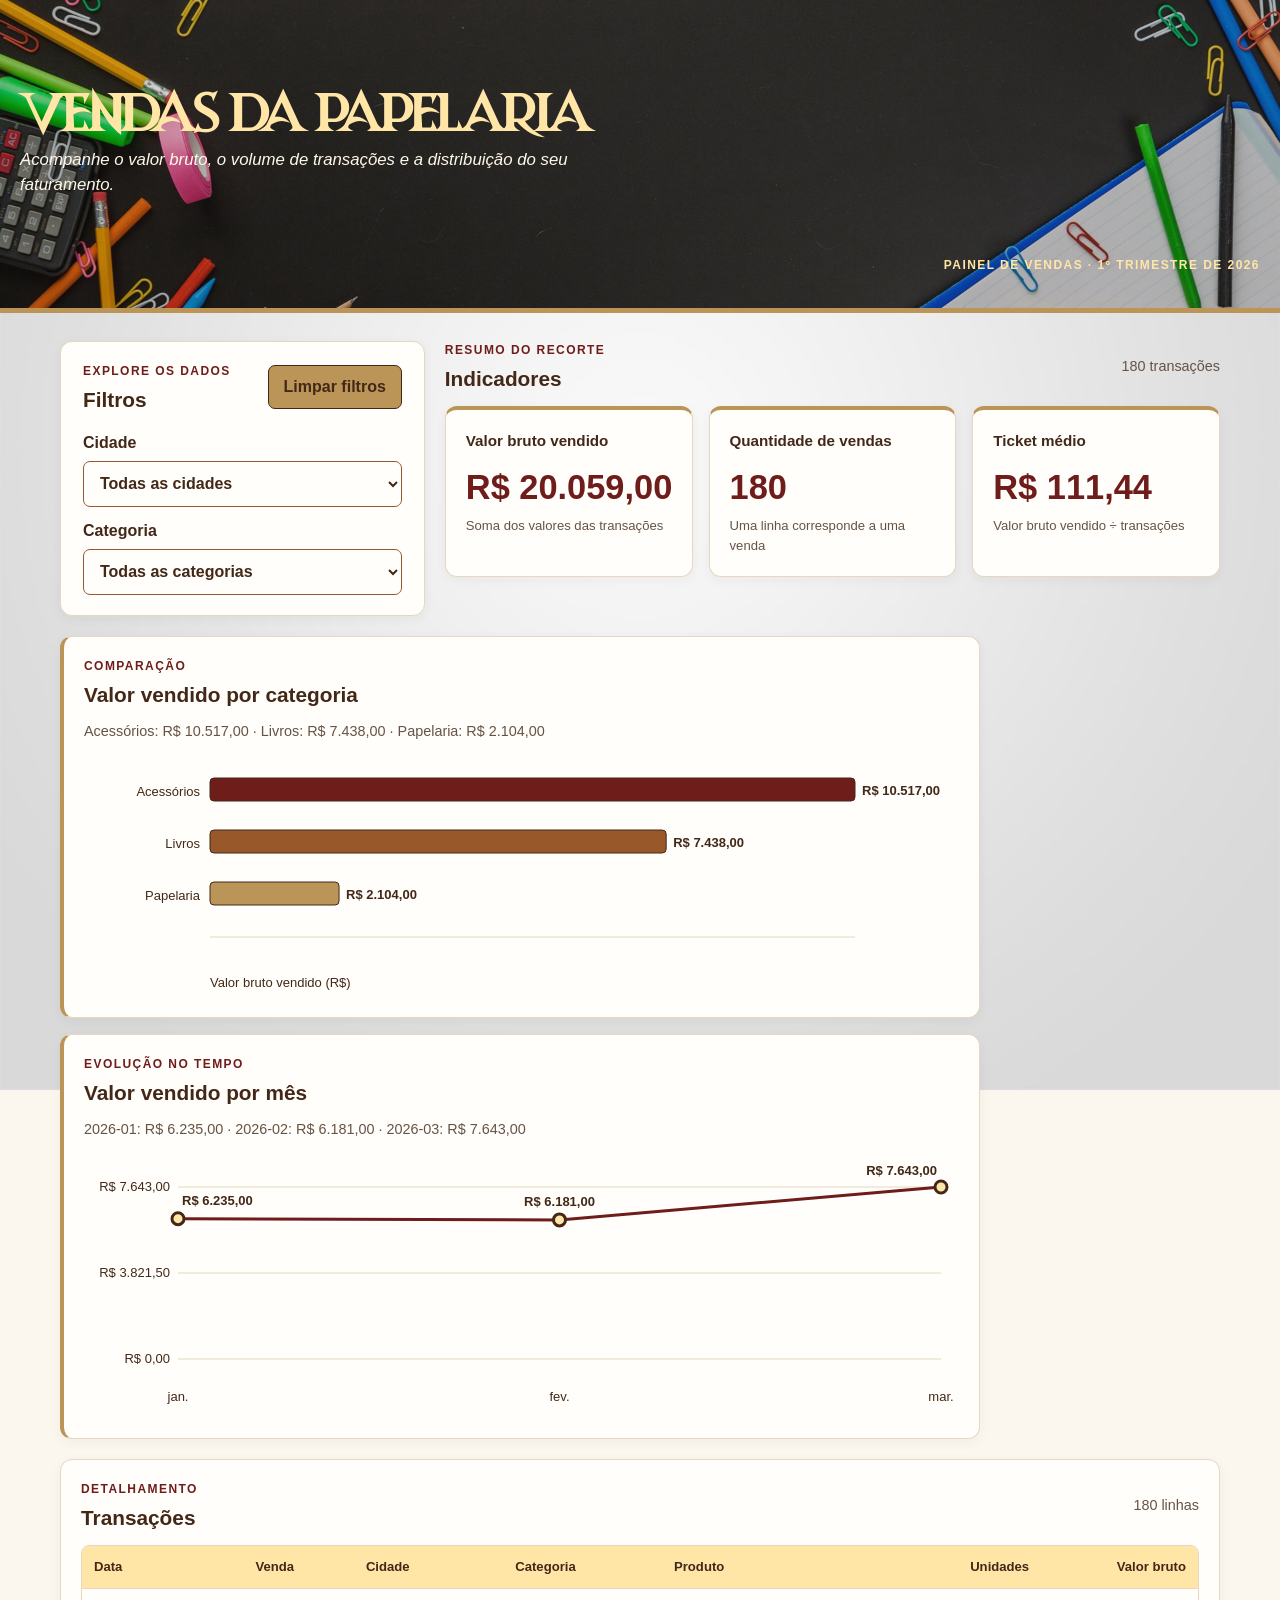
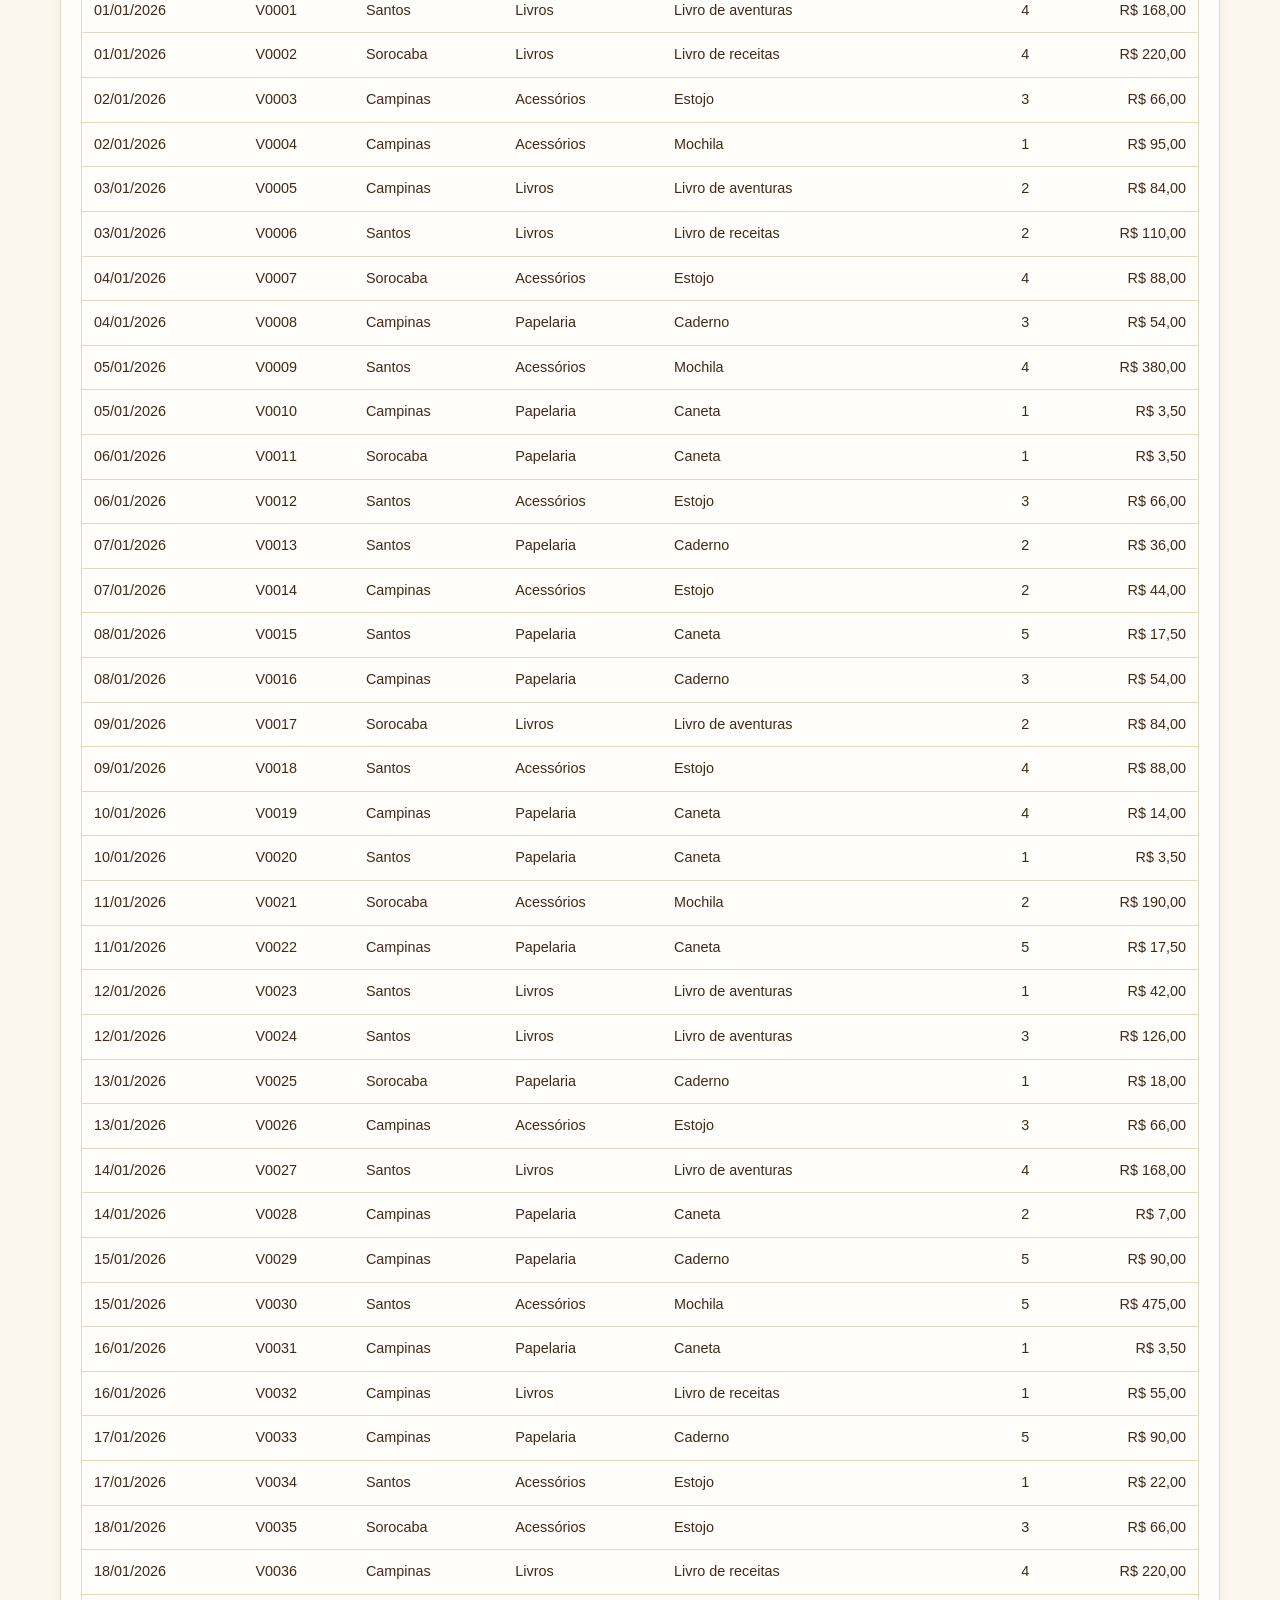
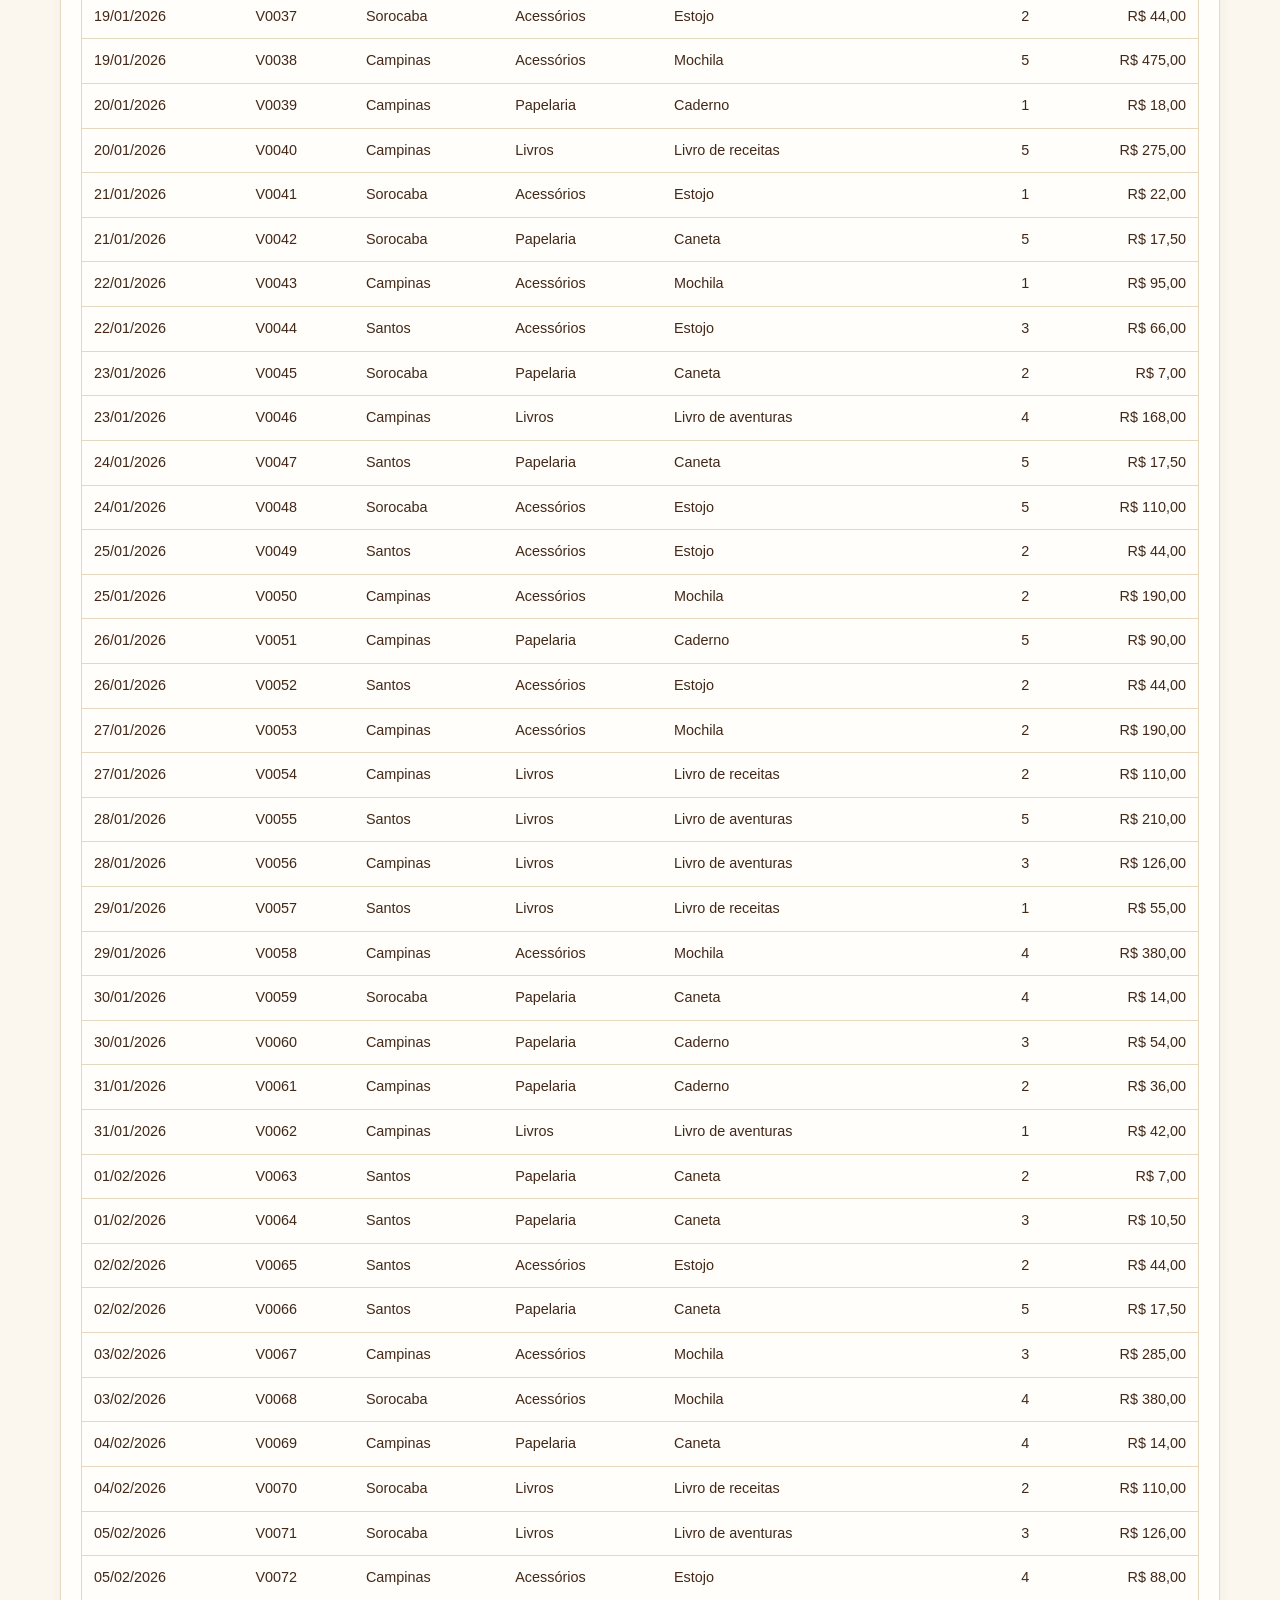
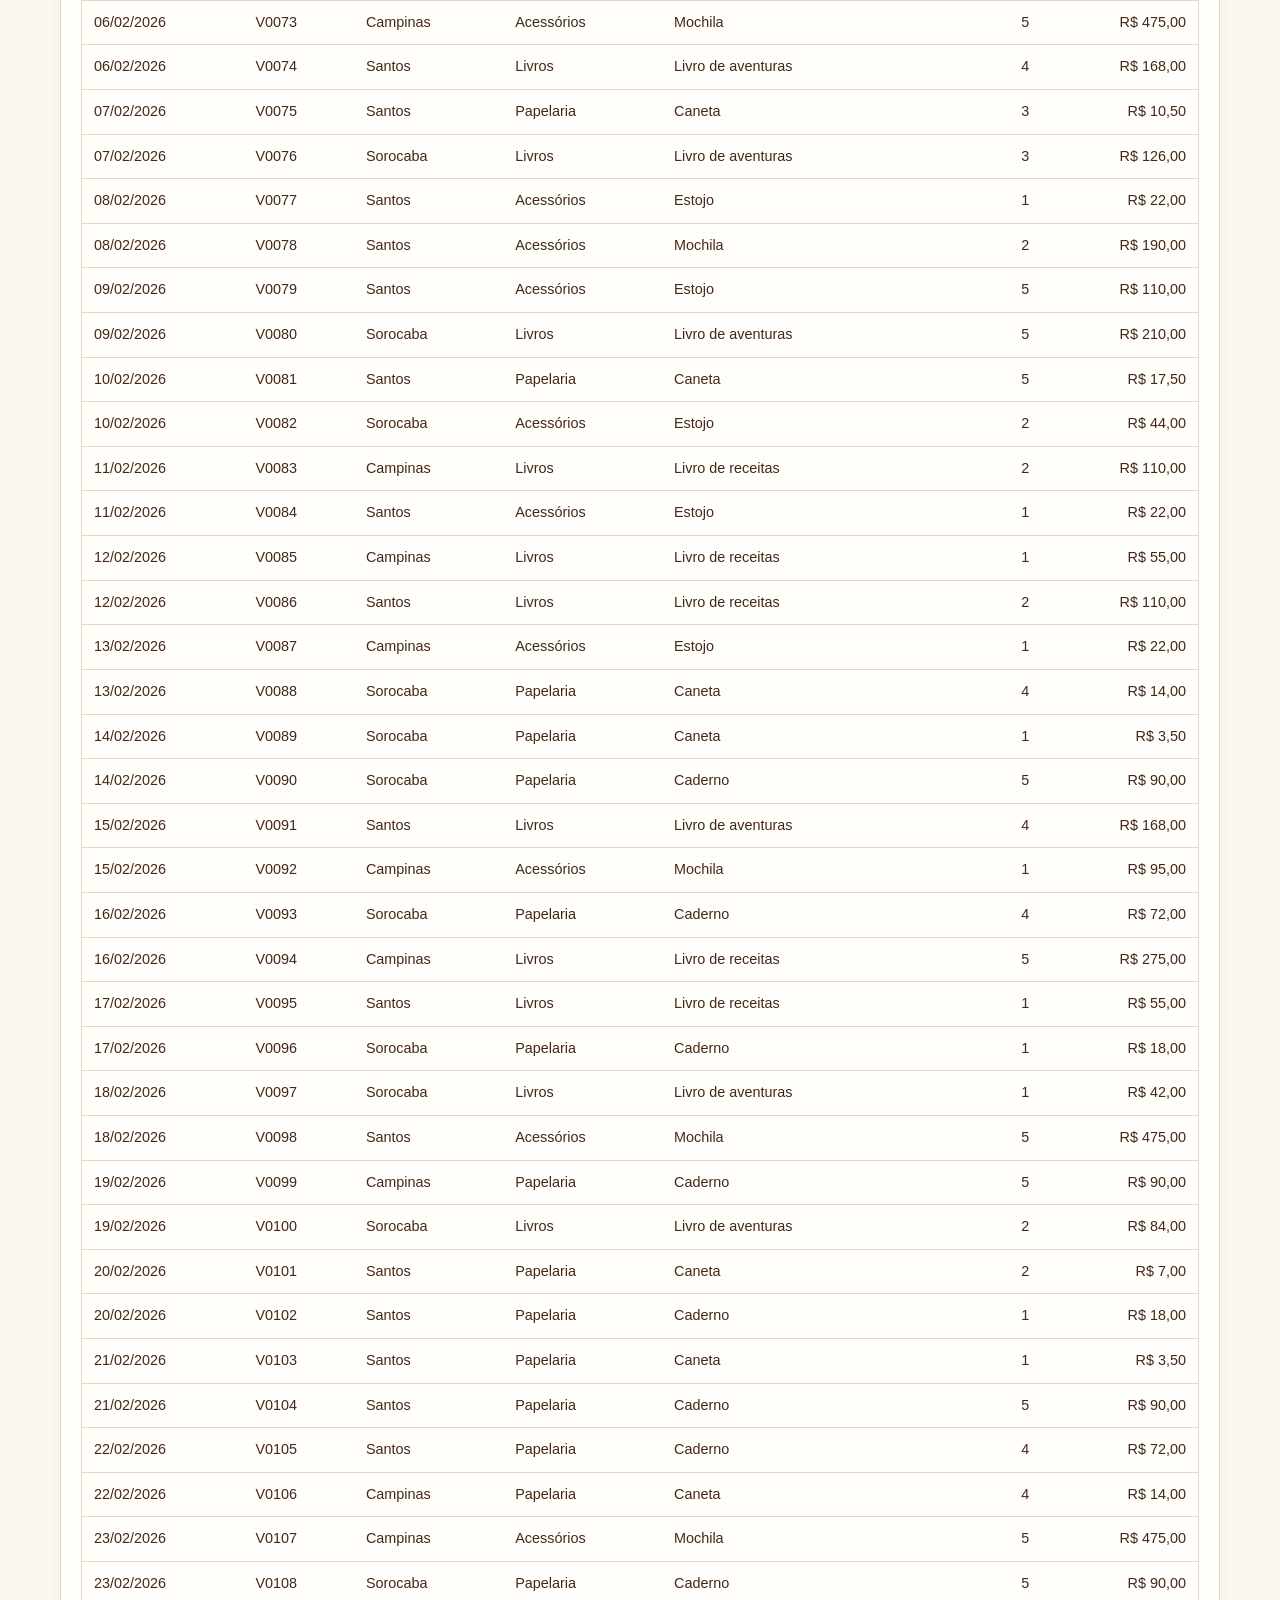
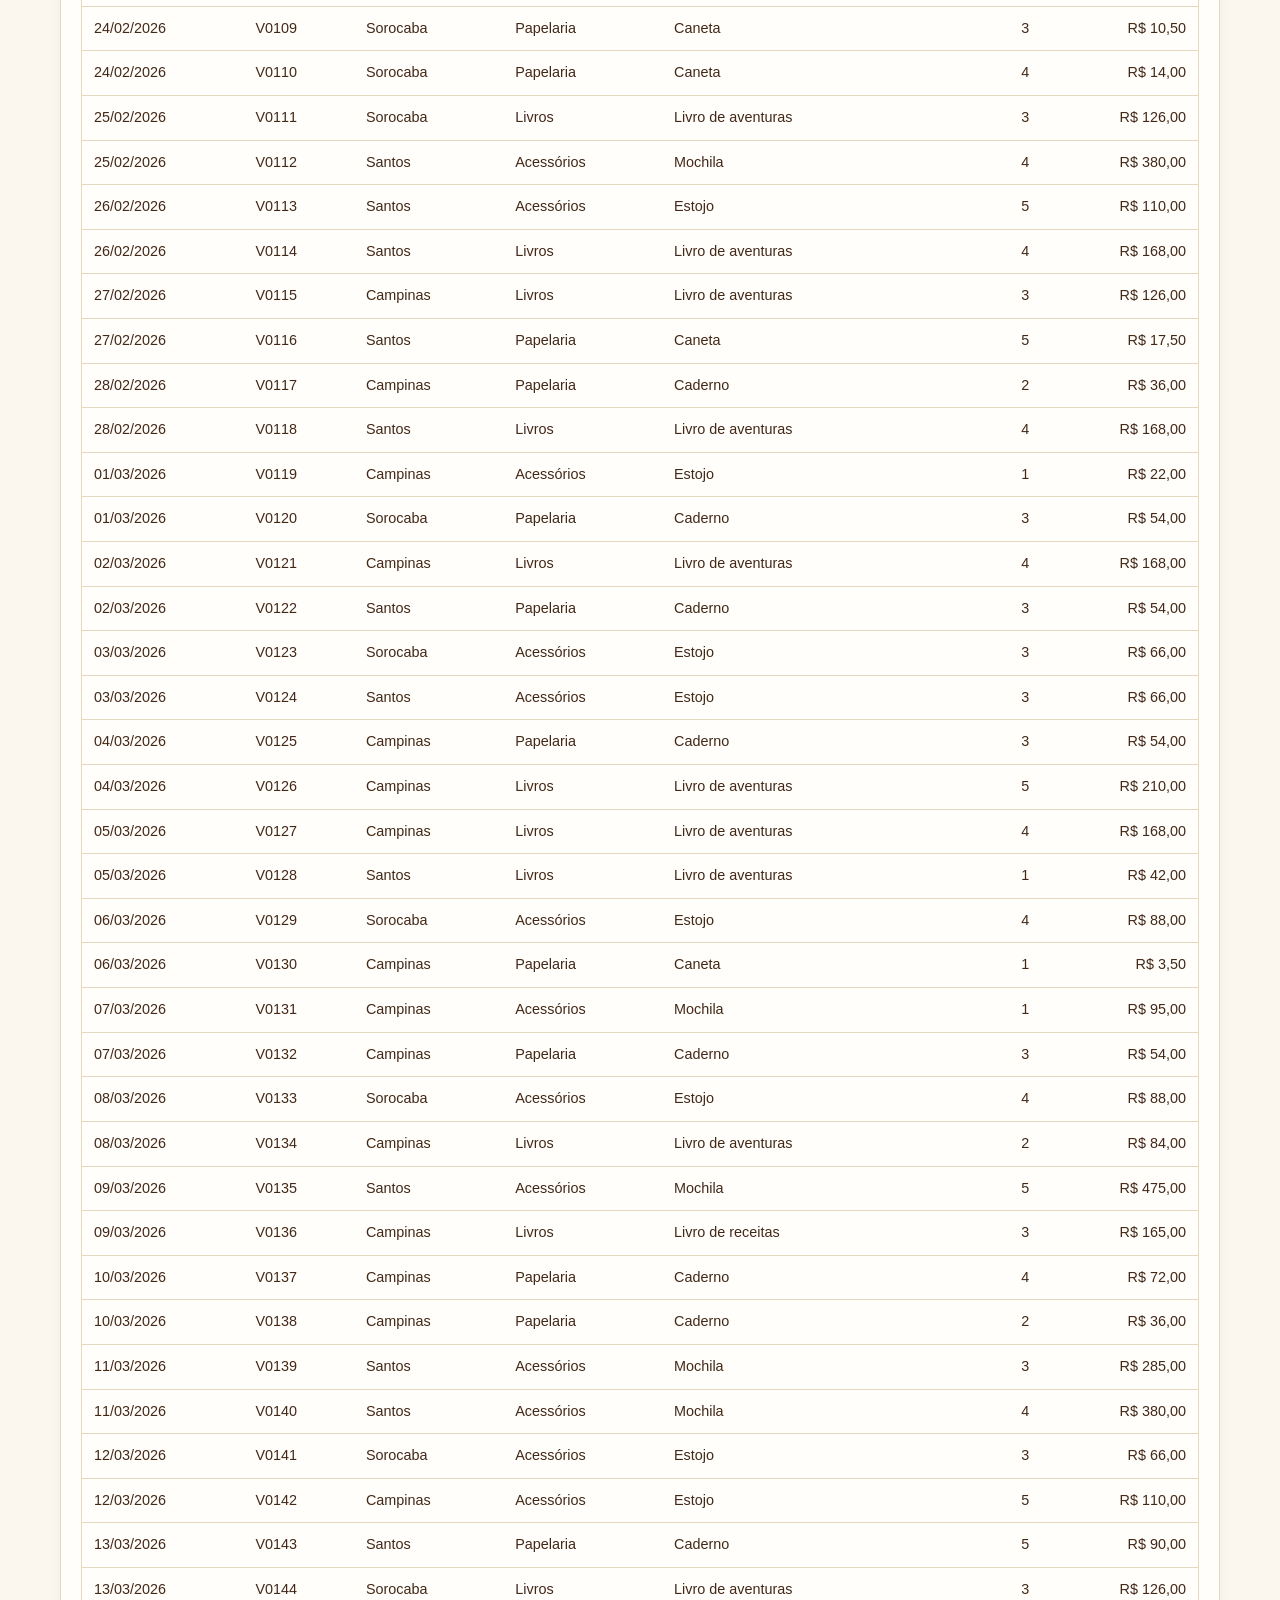
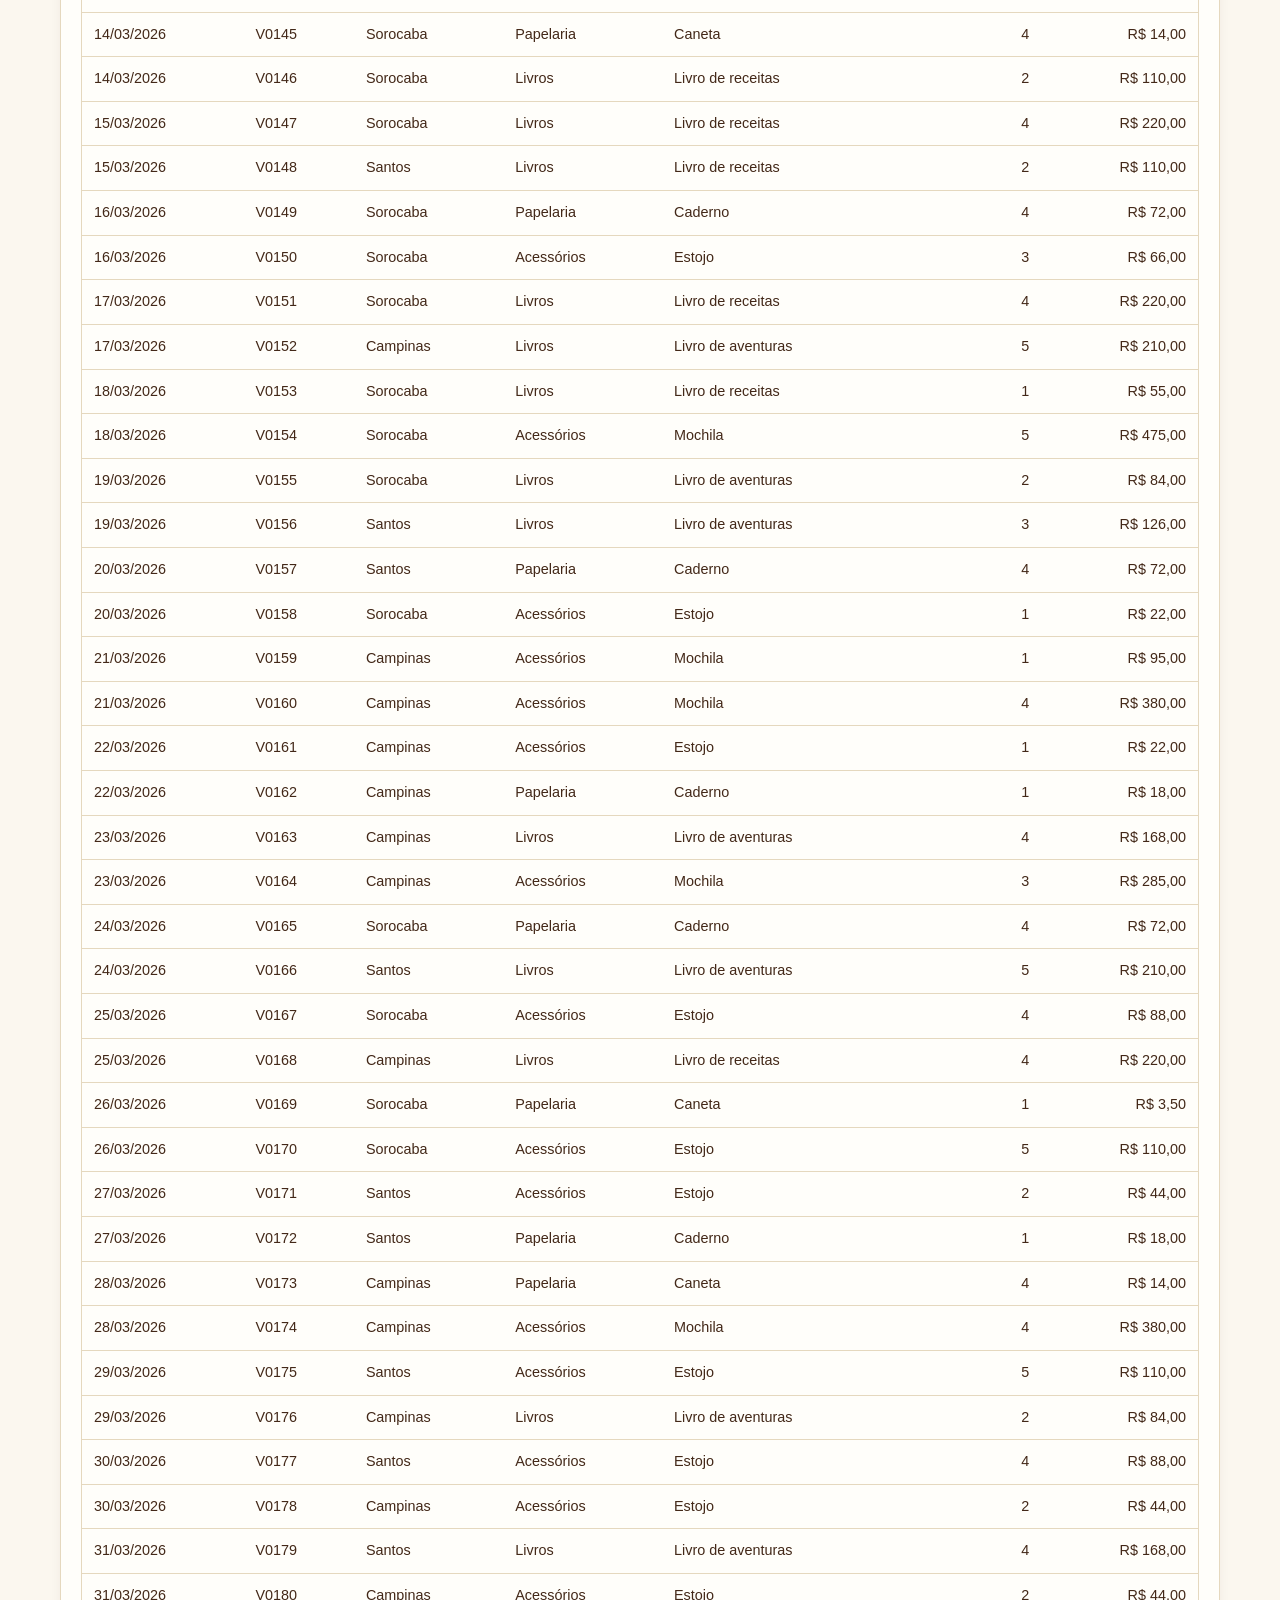
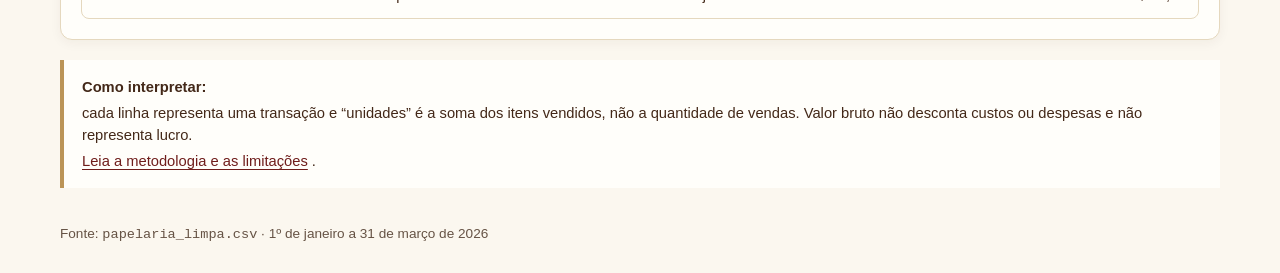
<file: projeto-dashboard/site/index.html>
<!doctype html>
<html lang="pt-BR">
  <head>
    <meta charset="utf-8">
    <meta name="viewport" content="width=device-width, initial-scale=1">
    <meta name="description" content="Painel interativo de vendas da papelaria entre janeiro e março de 2026.">
    <title>Vendas da papelaria | Dashboard</title>
    <link rel="stylesheet" href="estilos.css">
    <script src="dashboard.js" defer></script>
  </head>
  <body>
    <a class="pular-conteudo" href="#conteudo">Pular para o conteúdo</a>
    <header class="topo">
      <div class="topo__interno">
        <div class="topo__texto">
          <h1>Vendas da papelaria</h1>
          <p class="introducao">Acompanhe o valor bruto, o volume de transações e a distribuição do seu faturamento.</p>
        </div>
        <div class="topo__imagem" aria-hidden="true"></div>
        <p class="sobrelinha topo__rotulo">PAINEL DE VENDAS · 1º TRIMESTRE DE 2026</p>
      </div>
    </header>

    <main id="conteudo" class="conteudo">
      <section class="filtros" aria-labelledby="titulo-filtros">
        <div class="secao-cabecalho">
          <div>
            <p class="sobrelinha sobrelinha--escura">EXPLORE OS DADOS</p>
            <h2 id="titulo-filtros">Filtros</h2>
          </div>
          <button id="limpar-filtros" class="botao-secundario" type="button">Limpar filtros</button>
        </div>
        <div class="filtros__campos">
          <label for="filtro-cidade">Cidade
            <select id="filtro-cidade">
              <option value="">Todas as cidades</option>
            </select>
          </label>
          <label for="filtro-categoria">Categoria
            <select id="filtro-categoria">
              <option value="">Todas as categorias</option>
            </select>
          </label>
        </div>
      </section>

      <section aria-labelledby="titulo-indicadores">
        <div class="secao-cabecalho secao-cabecalho--compacto">
          <div>
            <p class="sobrelinha sobrelinha--escura">RESUMO DO RECORTE</p>
            <h2 id="titulo-indicadores">Indicadores</h2>
          </div>
          <p id="contagem-registros" class="texto-auxiliar" aria-live="polite"></p>
        </div>
        <div class="indicadores">
          <article class="cartao-indicador">
            <h3>Valor bruto vendido</h3>
            <p id="indicador-total" class="indicador-valor">—</p>
            <p class="indicador-nota">Soma dos valores das transações</p>
          </article>
          <article class="cartao-indicador">
            <h3>Quantidade de vendas</h3>
            <p id="indicador-vendas" class="indicador-valor">—</p>
            <p class="indicador-nota">Uma linha corresponde a uma venda</p>
          </article>
          <article class="cartao-indicador">
            <h3>Ticket médio</h3>
            <p id="indicador-ticket" class="indicador-valor">—</p>
            <p class="indicador-nota">Valor bruto vendido ÷ transações</p>
          </article>
        </div>
      </section>

      <section class="graficos" aria-label="Gráficos das vendas">
        <article class="cartao-grafico">
          <div class="cartao-grafico__titulo">
            <div>
              <p class="sobrelinha sobrelinha--escura">COMPARAÇÃO</p>
              <h2>Valor vendido por categoria</h2>
            </div>
          </div>
          <p id="descricao-categorias" class="texto-auxiliar">Soma do valor bruto vendido em cada categoria.</p>
          <div id="grafico-categorias" class="grafico" role="img" aria-labelledby="titulo-categorias-a11y descricao-categorias">
            <span id="titulo-categorias-a11y" class="visualmente-oculto">Gráfico de barras: valor vendido por categoria</span>
          </div>
        </article>
        <article class="cartao-grafico">
          <div class="cartao-grafico__titulo">
            <div>
              <p class="sobrelinha sobrelinha--escura">EVOLUÇÃO NO TEMPO</p>
              <h2>Valor vendido por mês</h2>
            </div>
          </div>
          <p id="descricao-mensal" class="texto-auxiliar">Soma do valor bruto vendido em cada mês.</p>
          <div id="grafico-mensal" class="grafico" role="img" aria-labelledby="titulo-mensal-a11y descricao-mensal">
            <span id="titulo-mensal-a11y" class="visualmente-oculto">Gráfico de linha: valor vendido por mês</span>
          </div>
        </article>
      </section>

      <section class="cartao-tabela" aria-labelledby="titulo-tabela">
        <div class="secao-cabecalho secao-cabecalho--compacto">
          <div>
            <p class="sobrelinha sobrelinha--escura">DETALHAMENTO</p>
            <h2 id="titulo-tabela">Transações</h2>
          </div>
          <p id="contagem-tabela" class="texto-auxiliar"></p>
        </div>
        <p id="estado-vazio" class="estado-vazio" role="status" hidden>Nenhuma venda corresponde aos filtros selecionados. Altere ou limpe os filtros.</p>
        <div id="envoltorio-tabela" class="tabela-rolagem">
          <table>
            <caption class="visualmente-oculto">Lista de vendas conforme os filtros selecionados</caption>
            <thead>
              <tr>
                <th scope="col">Data</th>
                <th scope="col">Venda</th>
                <th scope="col">Cidade</th>
                <th scope="col">Categoria</th>
                <th scope="col">Produto</th>
                <th scope="col" class="numero">Unidades</th>
                <th scope="col" class="numero">Valor bruto</th>
              </tr>
            </thead>
            <tbody id="linhas-tabela"></tbody>
          </table>
        </div>
      </section>

      <aside class="nota-metodologica" aria-label="Nota metodológica">
        <strong>Como interpretar:</strong> cada linha representa uma transação e “unidades” é a soma dos itens vendidos, não a quantidade de vendas. Valor bruto não desconta custos ou despesas e não representa lucro.
        <a href="metodologia.html">Leia a metodologia e as limitações</a>.
      </aside>
    </main>

    <footer class="rodape"><p>Fonte: <code>papelaria_limpa.csv</code> · 1º de janeiro a 31 de março de 2026</p></footer>
  </body>
</html>
</file>
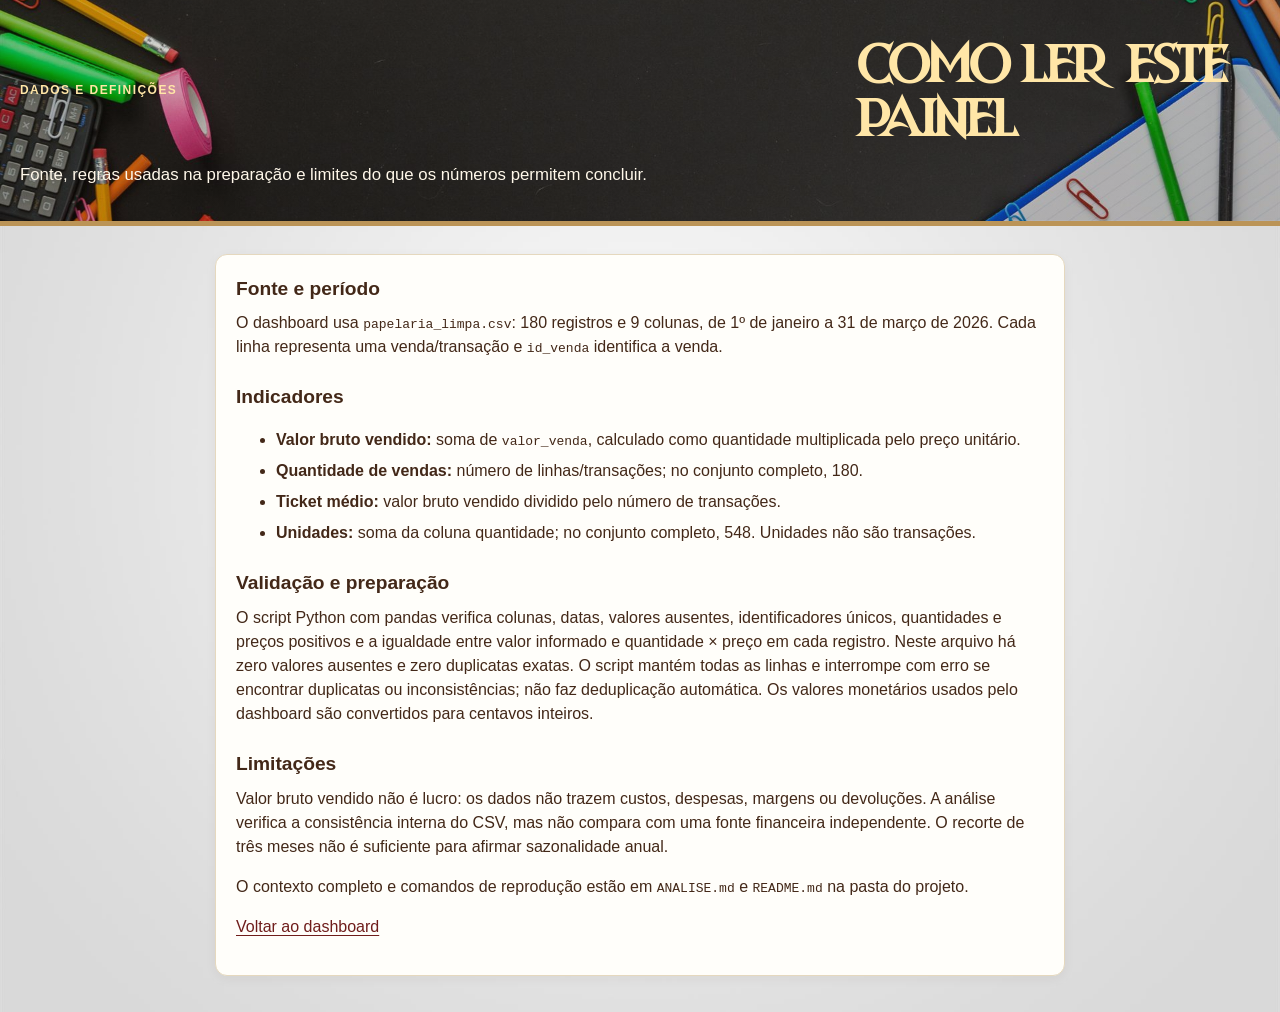
<file: projeto-dashboard/site/metodologia.html>
<!doctype html>
<html lang="pt-BR">
  <head>
    <meta charset="utf-8">
    <meta name="viewport" content="width=device-width, initial-scale=1">
    <meta name="description" content="Definições e limitações do dashboard de vendas da papelaria.">
    <title>Metodologia | Vendas da papelaria</title>
    <link rel="stylesheet" href="estilos.css">
  </head>
  <body>
    <header class="topo">
      <div class="topo__interno">
        <p class="sobrelinha">DADOS E DEFINIÇÕES</p>
        <h1>Como ler este painel</h1>
        <p class="introducao">Fonte, regras usadas na preparação e limites do que os números permitem concluir.</p>
      </div>
    </header>
    <main id="conteudo" class="conteudo">
      <article class="cartao-tabela metodologia">
        <h2>Fonte e período</h2>
        <p>O dashboard usa <code>papelaria_limpa.csv</code>: 180 registros e 9 colunas, de 1º de janeiro a 31 de março de 2026. Cada linha representa uma venda/transação e <code>id_venda</code> identifica a venda.</p>

        <h2>Indicadores</h2>
        <ul>
          <li><strong>Valor bruto vendido:</strong> soma de <code>valor_venda</code>, calculado como quantidade multiplicada pelo preço unitário.</li>
          <li><strong>Quantidade de vendas:</strong> número de linhas/transações; no conjunto completo, 180.</li>
          <li><strong>Ticket médio:</strong> valor bruto vendido dividido pelo número de transações.</li>
          <li><strong>Unidades:</strong> soma da coluna quantidade; no conjunto completo, 548. Unidades não são transações.</li>
        </ul>

        <h2>Validação e preparação</h2>
        <p>O script Python com pandas verifica colunas, datas, valores ausentes, identificadores únicos, quantidades e preços positivos e a igualdade entre valor informado e quantidade × preço em cada registro. Neste arquivo há zero valores ausentes e zero duplicatas exatas. O script mantém todas as linhas e interrompe com erro se encontrar duplicatas ou inconsistências; não faz deduplicação automática. Os valores monetários usados pelo dashboard são convertidos para centavos inteiros.</p>

        <h2>Limitações</h2>
        <p>Valor bruto vendido não é lucro: os dados não trazem custos, despesas, margens ou devoluções. A análise verifica a consistência interna do CSV, mas não compara com uma fonte financeira independente. O recorte de três meses não é suficiente para afirmar sazonalidade anual.</p>
        <p>O contexto completo e comandos de reprodução estão em <code>ANALISE.md</code> e <code>README.md</code> na pasta do projeto.</p>
        <p><a href="index.html">Voltar ao dashboard</a></p>
      </article>
    </main>
  </body>
</html>
</file>
<file: projeto-dashboard/site/estilos.css>
:root {
  color-scheme: light;
  --tinta: #432818;
  --texto-suave: #665345;
  --fundo: #fbf7ef;
  --superficie: #fffefa;
  --borda: #e5d8be;
  --vinho: #6f1d1b;
  --ouro: #bb9457;
  --barro: #99582a;
  --creme: #ffe6a7;
  --foco: #6f1d1b;
  font-family: "Segoe UI", Arial, sans-serif;
}

@font-face {
  font-family: "Strange Dreams";
  src: url("assets/strange-dreams.otf") format("opentype");
  font-style: normal;
  font-weight: 400;
  font-display: swap;
}

* { box-sizing: border-box; }
body { margin: 0; background-color: var(--fundo); background-image: url("assets/background-resto.jpg"); background-position: center; background-repeat: no-repeat; background-size: cover; background-attachment: fixed; color: var(--tinta); line-height: 1.5; }
a { color: var(--vinho); text-underline-offset: 0.18em; }
a:hover { text-decoration-thickness: 2px; }
button, select { font: inherit; }
:focus-visible { outline: 3px solid var(--foco); outline-offset: 3px; }

.pular-conteudo { position: absolute; left: 1rem; top: -5rem; z-index: 2; padding: .65rem 1rem; background: #fff; border-radius: .4rem; }
.pular-conteudo:focus { top: 1rem; }
.topo { color: var(--creme); background-color: var(--tinta); background-image: linear-gradient(rgb(40 28 19 / 18%), rgb(40 28 19 / 18%)), url("assets/header-papelaria.jpg"); background-position: center; background-size: cover; border-bottom: 5px solid var(--ouro); }
.topo__interno, .conteudo, .rodape { width: min(1160px, calc(100% - 40px)); margin-inline: auto; }
.topo__interno { width: calc(100% - 40px); max-width: none; display: grid; grid-template-columns: minmax(0, 1.6fr) minmax(220px, .8fr); grid-template-rows: 1fr auto; align-items: center; column-gap: 32px; row-gap: 10px; padding: 36px 0 34px; }
.topo__texto { grid-column: 1; grid-row: 1; min-width: 0; }
.topo__imagem { position: relative; grid-column: 2; grid-row: 1; width: 100%; min-width: 0; height: clamp(150px, 18vw, 210px); }
.topo__imagem img { display: block; width: 100%; height: 100%; object-fit: cover; }
.sobrelinha { margin: 0 0 7px; color: var(--creme); font-size: .75rem; font-weight: 750; letter-spacing: .12em; }
.topo__rotulo { grid-column: 2; grid-row: 2; justify-self: end; margin: 0; text-align: right; }
.sobrelinha--escura { color: var(--vinho); }
h1, h2, h3, p { margin-top: 0; }
h1 { margin-bottom: 8px; font-family: "Strange Dreams", Arial, sans-serif; font-size: clamp(2rem, 4vw, 3rem); line-height: 1.12; }
.introducao { max-width: 640px; margin: 0; color: #fff8ea; font-size: 1.05rem; }
.topo__texto .introducao { font-style: italic; }
.conteudo {
  display: grid;
  grid-template-columns: minmax(250px, .8fr) minmax(0, 1.7fr);
  gap: 20px;
  padding-block: 28px 36px;
}
.filtros, .cartao-indicador, .cartao-grafico, .cartao-tabela { background: var(--superficie); border: 1px solid var(--borda); border-radius: 12px; box-shadow: 0 3px 12px rgb(67 40 24 / 5%); }
.filtros { grid-column: 1; grid-row: 1; padding: 20px 22px; }
.conteudo > section[aria-labelledby="titulo-indicadores"] { grid-column: 2; grid-row: 1; }
.secao-cabecalho { display: flex; justify-content: space-between; align-items: center; gap: 16px; }
.secao-cabecalho h2, .cartao-grafico h2 { margin: 0; font-size: 1.3rem; line-height: 1.25; }
.secao-cabecalho--compacto { margin-bottom: 14px; }
.botao-secundario { min-height: 44px; padding: 8px 15px; border: 1px solid var(--tinta); border-radius: 7px; background: var(--ouro); color: var(--tinta); font-weight: 700; cursor: pointer; }
.botao-secundario:hover { background: var(--creme); }
.filtros__campos { display: grid; grid-template-columns: 1fr; gap: 12px; max-width: none; margin-top: 18px; }
.filtros label { display: grid; gap: 6px; font-weight: 700; }
.filtros select { width: 100%; min-height: 46px; padding: 8px 38px 8px 12px; border: 1px solid var(--barro); border-radius: 7px; background: var(--superficie); color: var(--tinta); }
.texto-auxiliar, .indicador-nota { margin: 0; color: var(--texto-suave); font-size: .9rem; }
.indicadores { display: grid; grid-template-columns: repeat(3, minmax(0, 1fr)); gap: 16px; }
.cartao-indicador { padding: 20px; border-top: 4px solid var(--ouro); }
.cartao-indicador h3 { margin: 0 0 9px; font-size: .95rem; }
.indicador-valor { margin: 0 0 3px; color: var(--vinho); font-size: clamp(1.55rem, 3vw, 2.15rem); font-weight: 750; font-variant-numeric: tabular-nums; }
.indicador-nota { font-size: .82rem; }
.graficos { grid-column: 1 / -1; display: grid; grid-template-columns: minmax(0, 1fr); gap: 16px; width: min(100%, 920px); margin: 0; }
.cartao-grafico { min-width: 0; padding: 20px; border-left: 4px solid var(--ouro); }
.cartao-grafico__titulo { min-height: 54px; }
.cartao-grafico .texto-auxiliar { margin-top: 10px; }
.grafico { width: 100%; min-height: 246px; margin-top: 8px; }
.grafico svg { display: block; width: 100%; height: auto; overflow: visible; }
.grafico text { font-family: "Segoe UI", Arial, sans-serif; }
.grafico .grade { stroke: var(--borda); stroke-width: 1; }
.grafico .eixo { fill: var(--tinta); font-size: 13px; }
.grafico .barra { fill: var(--vinho); stroke: var(--tinta); stroke-width: 1; }
#grafico-categorias .barra:nth-of-type(2) { fill: var(--barro); }
#grafico-categorias .barra:nth-of-type(3) { fill: var(--ouro); }
.grafico .barra:hover { fill: var(--tinta); }
.grafico .linha { fill: none; stroke: var(--vinho); stroke-width: 3; stroke-linecap: round; stroke-linejoin: round; }
.grafico .ponto { fill: var(--creme); stroke: var(--tinta); stroke-width: 3; }
.grafico .rotulo-valor { fill: var(--tinta); font-size: 13px; font-weight: 700; }
.grafico-vazio { display: grid; min-height: 220px; place-items: center; padding: 18px; color: var(--texto-suave); text-align: center; }
.cartao-tabela { grid-column: 1 / -1; padding: 20px; }
.metodologia { max-width: 850px; margin-inline: auto; }
.metodologia h2 { margin: 24px 0 8px; font-size: 1.2rem; }
.metodologia h2:first-child { margin-top: 0; }
.metodologia p, .metodologia li { color: var(--tinta); }
.metodologia li + li { margin-top: 7px; }
.tabela-rolagem { overflow-x: auto; border: 1px solid var(--borda); border-radius: 8px; }
table { width: 100%; border-collapse: collapse; font-size: .9rem; }
th, td { padding: 11px 12px; border-bottom: 1px solid var(--borda); text-align: left; white-space: nowrap; }
th { background: var(--creme); color: var(--tinta); font-size: .82rem; }
tbody tr:last-child td { border-bottom: 0; }
tbody tr:hover { background: #fff5d8; }
.numero { text-align: right; }
td.numero { font-variant-numeric: tabular-nums; }
.estado-vazio { margin: 12px 0; padding: 16px; border-left: 4px solid var(--vinho); background: #fff5d8; color: var(--tinta); }
.nota-metodologica { grid-column: 1 / -1; display: flex; flex-wrap: wrap; gap: 4px; margin-top: 0; padding: 16px 18px; border-left: 4px solid var(--ouro); background: var(--superficie); color: var(--tinta); font-size: .92rem; }
.nota-metodologica strong { margin-right: 3px; }
.rodape { padding-block: 0 28px; color: var(--texto-suave); font-size: .85rem; }
.rodape p { margin: 0; }
.visualmente-oculto { position: absolute; width: 1px; height: 1px; padding: 0; margin: -1px; overflow: hidden; clip: rect(0, 0, 0, 0); white-space: nowrap; border: 0; }

@media (max-width: 760px) {
  .topo__interno, .conteudo, .rodape { width: min(100% - 28px, 560px); }
  .topo__interno { grid-template-columns: minmax(0, 1fr); grid-template-rows: auto auto auto; gap: 20px; padding-block: 28px; }
  .topo__texto { grid-column: 1; grid-row: 1; }
  .topo__imagem { grid-column: 1; grid-row: 2; height: 130px; }
  .topo__rotulo { grid-column: 1; grid-row: 3; }
  .topo { background-position: center; }
  .conteudo { grid-template-columns: minmax(0, 1fr); gap: 18px; padding-top: 20px; }
  .filtros, .conteudo > section[aria-labelledby="titulo-indicadores"], .graficos, .cartao-tabela, .nota-metodologica { grid-column: 1; grid-row: auto; width: 100%; }
  .filtros { padding: 17px; }
  .indicadores { grid-template-columns: 1fr; gap: 10px; }
  .cartao-indicador { padding: 16px 18px; }
  .indicador-valor { font-size: 1.85rem; }
  .graficos { grid-template-columns: 1fr; gap: 12px; margin: 0; }
  .cartao-grafico, .cartao-tabela { padding: 16px; }
  .cartao-grafico h2 { font-size: 1.18rem; }
  .grafico { min-height: 210px; }
}
@media (max-width: 900px) {
  .conteudo { grid-template-columns: minmax(0, 1fr); }
  .filtros, .conteudo > section[aria-labelledby="titulo-indicadores"], .graficos, .cartao-tabela, .nota-metodologica { grid-column: 1; grid-row: auto; width: 100%; }
}
@media (max-width: 440px) {
  .topo__interno, .conteudo, .rodape { width: calc(100% - 24px); }
  .secao-cabecalho { align-items: flex-start; }
  .secao-cabecalho--compacto { flex-direction: column; gap: 4px; }
  .filtros__campos { grid-template-columns: 1fr; gap: 12px; }
  .botao-secundario { align-self: center; padding-inline: 11px; }
  .cartao-grafico, .cartao-tabela { padding: 13px; }
  .grafico { min-height: 190px; }
}
@media (prefers-reduced-motion: no-preference) {
  .botao-secundario { transition: background-color .15s ease; }
}
</file>
